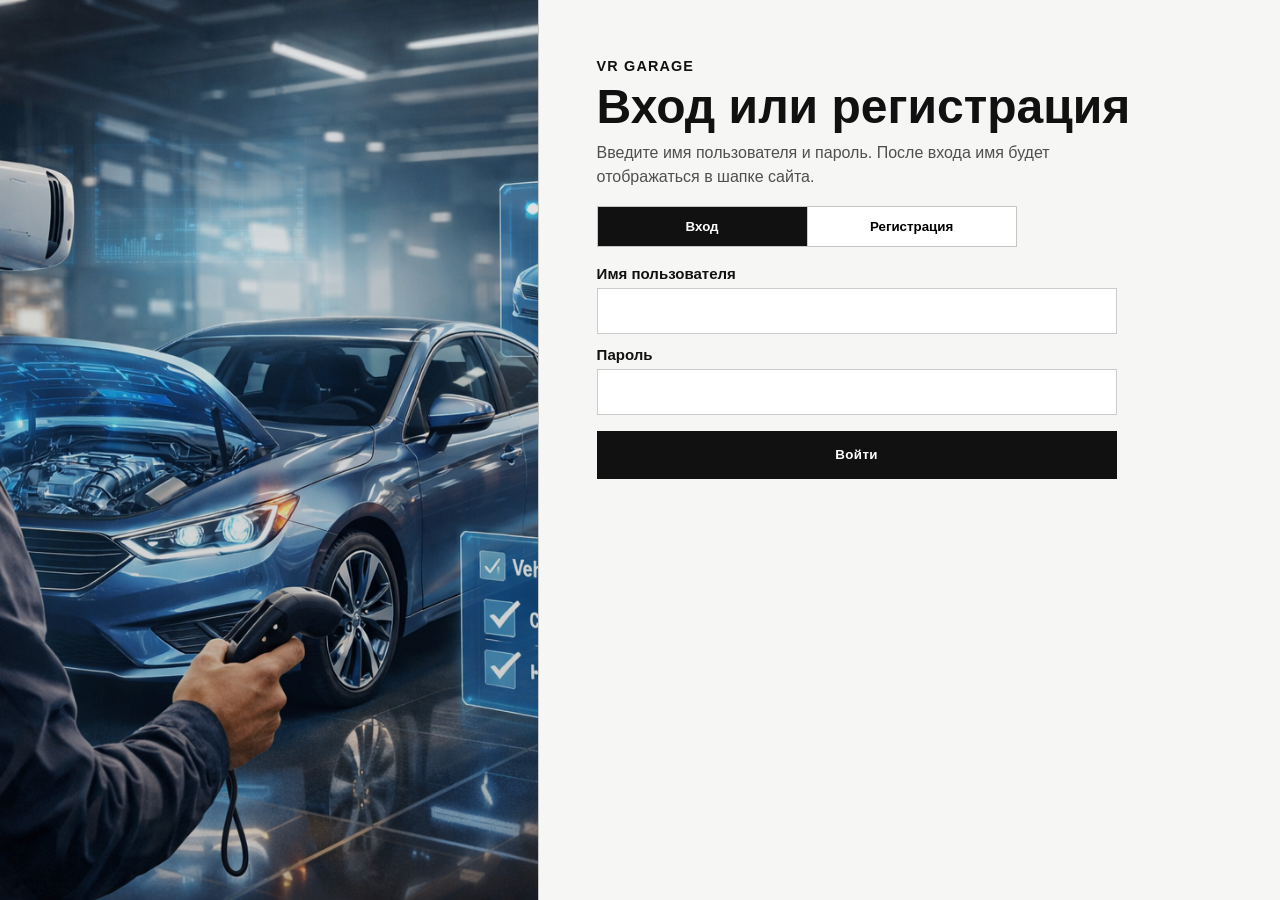
<file: admin/index.html>
<!doctype html>
<html lang="ru">
  <head>
    <meta charset="UTF-8" />
    <meta name="viewport" content="width=device-width, initial-scale=1.0" />
    <title>VR Garage | Вход</title>
    <link rel="stylesheet" href="styles.css" />
  </head>
  <body>
    <main class="auth-layout">
      <section class="auth-visual" aria-hidden="true"></section>

      <section class="auth-panel">
        <div class="auth-head">
          <p class="logo">VR Garage</p>
          <h1>Вход или регистрация</h1>
          <p class="sub">
            Введите имя пользователя и пароль. После входа имя будет отображаться в шапке сайта.
          </p>
        </div>

        <div class="auth-switch">
          <button id="mode-login" class="mode-btn active" type="button">Вход</button>
          <button id="mode-register" class="mode-btn" type="button">Регистрация</button>
        </div>

        <form id="auth-form" class="auth-form">
          <label>
            Имя пользователя
            <input id="username" name="username" type="text" autocomplete="username" required />
          </label>
          <label>
            Пароль
            <input id="password" name="password" type="password" autocomplete="current-password" required />
          </label>
          <button id="submit-btn" type="submit">Войти</button>
        </form>

        <div id="auth-message" class="auth-message" aria-live="polite"></div>

        <section id="profile-box" class="profile-box" hidden>
          <p class="profile-title">Вы вошли как <strong id="profile-name"></strong></p>
          <div class="profile-actions">
            <a class="go-catalog" href="/catalog">Перейти в каталог</a>
            <button id="logout-btn" type="button">Выйти</button>
          </div>
        </section>
      </section>
    </main>

    <script src="app.js"></script>
  </body>
</html>
</file>
<file: admin/styles.css>
:root {
  --bg: #ecebe8;
  --text: #111111;
  --line: rgba(0, 0, 0, 0.2);
}

* {
  box-sizing: border-box;
}

body {
  margin: 0;
  font-family: "Manrope", sans-serif;
  background: var(--bg);
  color: var(--text);
}

.auth-layout {
  min-height: 100vh;
  display: grid;
  grid-template-columns: minmax(280px, 42vw) minmax(0, 1fr);
}

.auth-visual {
  background:
    linear-gradient(180deg, rgba(0, 0, 0, 0.08), rgba(0, 0, 0, 0.22)),
    url("/assets/uploads/images/vr_garage_hero.png") center/cover no-repeat;
}

.auth-panel {
  padding: clamp(24px, 6vw, 58px);
  border-left: 1px solid var(--line);
  display: grid;
  align-content: start;
  gap: 18px;
  background: #f6f6f4;
}

.auth-head .logo {
  margin: 0;
  font-size: 0.9rem;
  letter-spacing: 0.08em;
  text-transform: uppercase;
  font-weight: 800;
}

.auth-head h1 {
  margin: 8px 0 0;
  font-size: clamp(2rem, 4.2vw, 3rem);
  line-height: 1.03;
  font-family: "Space Grotesk", sans-serif;
}

.auth-head .sub {
  margin: 10px 0 0;
  color: #4f4f4f;
  max-width: 58ch;
  line-height: 1.45;
}

.auth-switch {
  display: inline-grid;
  grid-template-columns: 1fr 1fr;
  border: 1px solid var(--line);
  width: min(420px, 100%);
}

.mode-btn {
  border: 0;
  background: #fff;
  padding: 12px 14px;
  font-weight: 700;
  cursor: pointer;
}

.mode-btn + .mode-btn {
  border-left: 1px solid var(--line);
}

.mode-btn.active {
  background: #111;
  color: #fff;
}

.auth-form {
  width: min(520px, 100%);
  display: grid;
  gap: 12px;
}

.auth-form label {
  display: grid;
  gap: 6px;
  font-size: 0.94rem;
  font-weight: 700;
}

.auth-form input {
  width: 100%;
  height: 46px;
  border: 1px solid var(--line);
  background: #fff;
  padding: 0 12px;
  font: inherit;
}

.auth-form input:focus {
  outline: 2px solid rgba(0, 0, 0, 0.24);
  outline-offset: 1px;
}

.auth-form button {
  margin-top: 4px;
  height: 48px;
  border: 0;
  background: #111;
  color: #fff;
  font-weight: 800;
  letter-spacing: 0.03em;
  cursor: pointer;
}

.auth-message {
  min-height: 24px;
  font-weight: 600;
}

.profile-box {
  width: min(520px, 100%);
  border-top: 1px solid var(--line);
  padding-top: 14px;
}

.profile-title {
  margin: 0 0 12px;
}

.profile-actions {
  display: flex;
  gap: 10px;
  flex-wrap: wrap;
}

.go-catalog,
#logout-btn {
  border: 1px solid var(--line);
  background: #fff;
  color: #111;
  text-decoration: none;
  font-weight: 700;
  padding: 10px 14px;
  cursor: pointer;
}

#logout-btn {
  background: #111;
  color: #fff;
  border-color: #111;
}

@media (max-width: 920px) {
  .auth-layout {
    grid-template-columns: 1fr;
  }

  .auth-visual {
    min-height: 220px;
  }

  .auth-panel {
    border-left: 0;
    border-top: 1px solid var(--line);
  }
}
</file>
